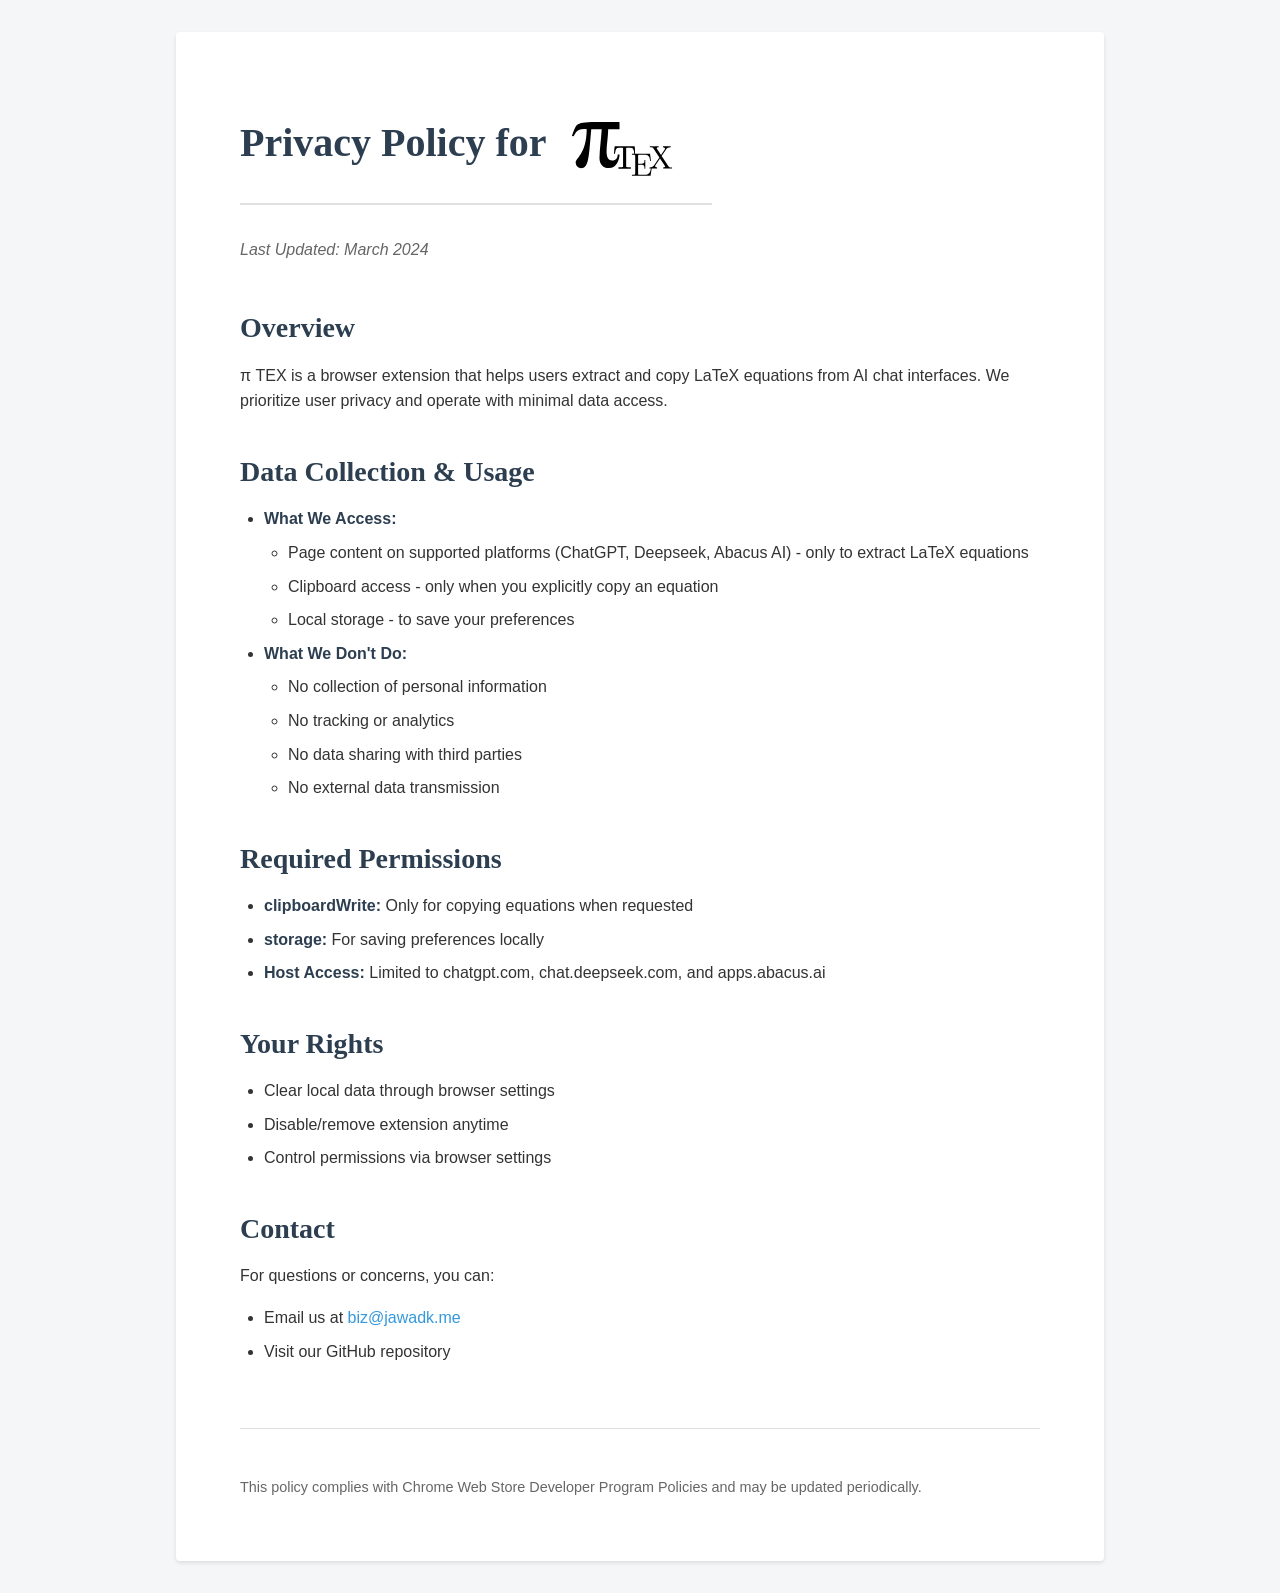
<file: docs/index.html>
<!DOCTYPE html>
<html lang="en">
<head>
    <meta charset="UTF-8">
    <meta name="viewport" content="width=device-width, initial-scale=1.0">
    <title>Privacy Policy - PiTEX</title>
    <link rel="stylesheet" href="privacy.css">
</head>
<body>
    <div class="container">
        <header>
            <div class="header-content">
                <h1>Privacy Policy for <img src="../assets/Logo.svg" alt="π TEX" class="inline-logo"></h1>
            </div>
            <p class="last-updated">Last Updated: March 2024</p>
        </header>

        <main>
            <section>
                <h2>Overview</h2>
                <p>π TEX is a browser extension that helps users extract and copy LaTeX equations from AI chat interfaces. We prioritize user privacy and operate with minimal data access.</p>
            </section>

            <section>
                <h2>Data Collection & Usage</h2>
                <ul>
                    <li><strong>What We Access:</strong>
                        <ul>
                            <li>Page content on supported platforms (ChatGPT, Deepseek, Abacus AI) - only to extract LaTeX equations</li>
                            <li>Clipboard access - only when you explicitly copy an equation</li>
                            <li>Local storage - to save your preferences</li>
                        </ul>
                    </li>
                    <li><strong>What We Don't Do:</strong>
                        <ul>
                            <li>No collection of personal information</li>
                            <li>No tracking or analytics</li>
                            <li>No data sharing with third parties</li>
                            <li>No external data transmission</li>
                        </ul>
                    </li>
                </ul>
            </section>

            <section>
                <h2>Required Permissions</h2>
                <ul>
                    <li><strong>clipboardWrite:</strong> Only for copying equations when requested</li>
                    <li><strong>storage:</strong> For saving preferences locally</li>
                    <li><strong>Host Access:</strong> Limited to chatgpt.com, chat.deepseek.com, and apps.abacus.ai</li>
                </ul>
            </section>

            <section>
                <h2>Your Rights</h2>
                <ul>
                    <li>Clear local data through browser settings</li>
                    <li>Disable/remove extension anytime</li>
                    <li>Control permissions via browser settings</li>
                </ul>
            </section>

            <section>
                <h2>Contact</h2>
                <p>For questions or concerns, you can:</p>
                <ul>
                    <li>Email us at <a href="mailto:biz@jawadk.me">biz@jawadk.me</a></li>
                    <li>Visit our GitHub repository</li>
                </ul>
            </section>
        </main>

        <footer>
            <p>This policy complies with Chrome Web Store Developer Program Policies and may be updated periodically.</p>
        </footer>
    </div>
</body>
</html>
</file>
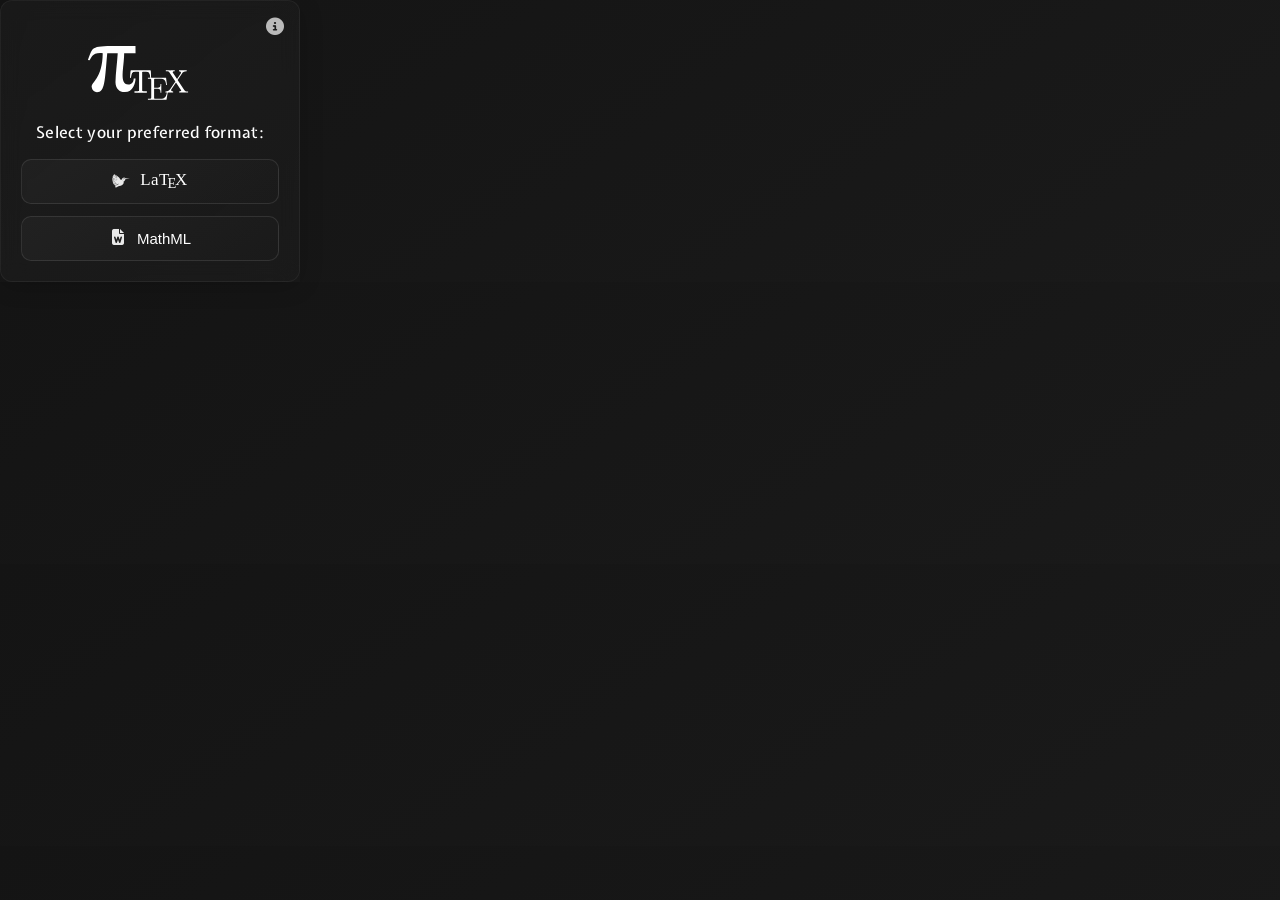
<file: src/html/popup.html>
<!DOCTYPE html>
<html>
<head>
    <meta charset="UTF-8">
    <title>π TEX</title>
    <link rel="stylesheet" href="../css/popup.css">
    <link rel="stylesheet" href="https://cdnjs.cloudflare.com/ajax/libs/font-awesome/6.5.1/css/all.min.css">
    <link href="https://fonts.googleapis.com/css2?family=Expletus+Sans:wght@400;500;600&display=swap" rel="stylesheet">
    <style>
        .logo {
            display: block;
            margin: 0 auto;
            max-width: 200px;
            height: auto;
            padding: 10px 0;
            filter: invert(1);
        }
    </style>
</head>
<body>
    <div class="container">
        <div class="info-wrapper">
            <i class="fas fa-circle-info info-icon" id="info-icon"></i>
            <div class="tooltip">
                <h4>Works on:</h4>
                <ul>
                    <li>ChatGPT</li>
                    <li>Deepseek Chat</li>
                    <li>Abacus AI</li>
                </ul>
            </div>
        </div>
        <img src="../../assets/Logo.svg" alt="π TEX Logo" class="logo" title="π TEX">
        <h3 class="format-title">Select your preferred format:</h3>
        <div class="buttons">
            <button id="format1" title="Export as LaTeX">
                <svg viewBox="0 0 24 24" xmlns="http://www.w3.org/2000/svg"><path d="m2.176 2.813c.233.42.477.779.73 1.09h-.002a2.313 2.313 0 0 0 -.357-.026 2.702 2.702 0 0 0 -.791.13c.494.415.912.717 1.281.95.905.294 1.912.782 2.77 1.328.429.273.812.543 1.113.78.301.236.567.471.621.574.054.102-.001.139-.082.06-.081-.078-.302-.319-.6-.553a14.203 14.203 0 0 0 -1.107-.775c-.775-.49-1.982-.96-2.715-1.414-.57-.182-1.182-.207-1.902.135.526.33.967.568 1.353.746 1.104.155 2.259.695 3.225 1.308.483.308.905.616 1.22.868.158.125.29.237.39.328.098.09.176.155.198.21.03.074-.02.104-.085.057-.032-.022-.085-.102-.182-.191a7.475 7.475 0 0 0 -.385-.326c-.312-.25-.73-.553-1.21-.858-.894-.561-2.233-1.012-3.175-1.396-.601-.11-1.223-.06-1.904.389.449.2.837.35 1.182.464-.566.02-1.128.197-1.676.717.477.118.885.198 1.244.25-.44.09-.87.3-1.289.72.324.07.616.123.883.163-.329.159-.64.406-.924.783.373.03.703.042 1 .043-.36.166-.696.428-.996.85.533.026.979.024 1.363.002-.422.172-.812.464-1.144.969a11.66 11.66 0 0 0 1.629-.077l-.008.002c.99-.073 2.3.127 2.965.848.052.057-.024.118-.073.074-.648-.58-1.494-.827-2.892-.922-.544.15-1.047.447-1.461 1.075.535.007.981-.011 1.365-.047-.47.255-.871.643-1.137 1.304.483-.091.888-.19 1.237-.293-.363.265-.669.636-.873 1.194.324-.072.611-.146.87-.221a2.52 2.52 0 0 0 -.513 1.096c.351-.13.655-.256.926-.38h.002c.283-.23.71-.457 1.289-.622.506-.145 1.082-.284 1.652-.301a3.63 3.63 0 0 1 .244 0c.1.003.063.104.006.103-.728-.008-1.302.132-1.873.295a9.8 9.8 0 0 0 -1.318.526 2.5 2.5 0 0 0 -.551 1.191c.495-.198.899-.388 1.238-.568-.311.333-.543.76-.635 1.357a11.794 11.794 0 0 0 1.442-.744c-.432.362-.764.844-.879 1.588a10.81 10.81 0 0 0 1.766-.957c-.184.372-.281.807-.235 1.35.762-.585 1.245-1.056 1.604-1.473a2.67 2.67 0 0 0 .076.885c.449-.772.897-1.093 1.353-1.358-.563.37-.464.671-.464 1.014.683-.72 1.636-1.483 1.927-1.961-.39.585-.547 1.14-.65 1.629-1.994 1.055-3.21 1.33-4.57 1.752.528.194 1.095.383.861.652l-.625.623c.399-.124.805-.3 1.158-.058-.034.327-.448.493-.8.683.62-.224.756-.173.92-.12.08.391-.203.602-.387.86 1.565-1.19 3.606-2.128 5.045-2.521 2.022-.681 4.632-1.39 5.341-3.117.235-.946.478-1.905.707-2.842-.111-.035-.245-.063-.35-.133a.655.655 0 0 1 -.234-.299c-.252.066-.441.031-.56-.088-.118-.117-.168-.294-.203-.49-.204.042-.364.017-.47-.076-.114-.102-.17-.26-.198-.443l-.006-.041.037-.014a.84.84 0 0 0 .3-.195.256.256 0 0 0 .071-.225l-.006-.037.03-.016c.163-.093.346-.168.43-.279a.277.277 0 0 0 .05-.21.886.886 0 0 0 -.154-.36l-.028-.04.04-.027c.118-.09.246-.176.31-.257.032-.041.046-.077.045-.11 0-.033-.015-.071-.065-.119l-.097-.094.135.006c.212.009.396-.006.539-.053a.5.5 0 0 0 .296-.224.455.455 0 0 1 -.005-.074.455.455 0 0 1 .455-.455.455.455 0 0 1 .455.455.455.455 0 0 1 -.022.132c.184.016.359.008.524-.064l.037-.012c.236-.084.333.045.72-.459-1.69-2.191-4.158-.632-4.978 1.625-.21.577-1.405.577-1.752-.002-1.37-2.95-5.531-6.067-9.072-7.216zm.732 1.091c.252-.009 1.13.453 1.31.52a23.6 23.6 0 0 1 1.567.967c.505.336.961.663 1.274.902.156.12.277.218.351.285.037.034.064.057.08.082a.079.079 0 0 1 .01.022.056.056 0 0 1 -.004.045c-.01.02-.03.03-.043.03a.075.075 0 0 1 -.027 0c-.057.001-.202-.163-.496-.415a23.427 23.427 0 0 0 -2.758-1.826c-.504-.28-.956-.54-1.264-.612zm-1.142 2.787c.812 0 1.89.365 2.931.92 1.043.557 2.043 1.219 2.526 1.779.066.076-.019.123-.077.068-.52-.496-1.462-1.206-2.498-1.758-.637-.336-2.148-1.005-2.882-1.008zm-.428.967c1.116.015 2.348.446 3.432.996.541.275 1.024.57 1.396.832.372.263.673.523.734.657.062.133-.019.13-.086.054a4.404 4.404 0 0 0 -.705-.627 11.496 11.496 0 0 0 -1.384-.824c-.963-.482-2.284-.926-3.387-1.088zm.162.815c.066-.003.133 0 .201.006.822.071 1.719.366 2.533.748 1.087.509 2.035 1.157 2.434 1.666.035.045-.011.133-.078.064-.428-.44-1.32-1.132-2.397-1.637-.913-.42-2.283-.87-3.263-.779.188-.024.373-.061.57-.068zm16.541.013c-.365.475-.53.425-.701.465.093.431.35.587.586.772 2.02-.372 4.29-.274 6.08-.225l-5.963-1.01zm-.803.494c-.19.077-.387.079-.584.06a.455.455 0 0 1 -.39.224.455.455 0 0 1 -.414-.268.616.616 0 0 1 -.301.21 1.57 1.57 0 0 1 -.492.054c.02.035.054.067.054.103a.275.275 0 0 1 -.07.174c-.073.093-.188.172-.295.25a.946.946 0 0 1 .149.361.388.388 0 0 1 -.07.284c-.106.14-.287.211-.438.295a.374.374 0 0 1 -.092.267.886.886 0 0 1 -.297.197c.027.157.074.283.154.354.086.076.212.104.426.049l.055-.016.01.055c.034.207.088.386.187.484.1.099.243.135.502.055l.049-.016.015.05a.53.53 0 0 0 .21.282c.087.06.25.112.36.147.798-.868 1.525-1.772 1.884-2.86-.225-.176-.508-.335-.612-.795zm-15.798.368a6.683 6.683 0 0 1 2.77.64c.92.43 1.658.939 1.975 1.307.074.087-.02.122-.073.074a8.186 8.186 0 0 0 -1.947-1.29c-.904-.416-2.196-.646-3.16-.718.145-.01.29-.014.435-.013zm.432.816c.61.02 1.24.155 1.807.352.756.262 1.42.614 1.746.98.044.05-.005.13-.072.07-.349-.304-.962-.694-1.707-.953-.575-.195-1.616-.367-2.27-.396.196-.021.293-.06.496-.053zm.893 1.781c.05 0 .103.004.156.008.424.034.886.133 1.342.406.043.026.049.136-.05.09-.856-.402-1.327-.489-2.458-.308.338-.113.652-.199 1.01-.196zm.416.784c.3.004.613.062.998.216.044.018.08.126-.033.094-.857-.243-1.167-.328-2.288.104.281-.229.62-.367 1.022-.403.1-.009.2-.013.3-.011zm1.459.681c.156 0 .311.009.46.026.053.005.055.102-.007.1a7.9 7.9 0 0 0 -1.838.114c-.243.046-.422.044-1.404.46.286-.234.795-.451 1.386-.56.444-.08.934-.142 1.403-.14zm1.336.906c.035-.005.105.084.017.1-.73.136-1.244.268-1.795.455-.216.074-.579.207-1.242.588.259-.269.655-.494 1.213-.684a10.65 10.65 0 0 1 1.807-.459zm.31.508c.075-.012.099.087.022.102-1.217.24-1.76.556-2.541 1.144.503-.523 1.296-1.05 2.52-1.246zm.596.447a.095.095 0 0 1 .03 0c.06.011.069.089-.009.1-.872.13-1.479.555-2.257 1.332.295-.494 1.006-1.242 2.236-1.432zm.371.391c.046-.005.116.073.025.1-.193.056-.433.15-.67.3-.182.118-.302.202-.6.508.112-.245.299-.435.546-.591.246-.157.507-.293.699-.317z"/></svg>
                <span class="latex-text">L<span>a</span>T<sub>E</sub>X</span>
            </button>
            <button id="format2" title="Export as MathML">
                <i class="fas fa-file-word"></i> MathML
            </button>
        </div>
    </div>
    <script src="../js/popup.js"></script>
</body>
</html>
</file>
<file: docs/privacy.css>
/* Document-like styles for privacy policy */
:root {
    --primary-color: #2c3e50;
    --background-color: #f5f6f7;
    --paper-color: #ffffff;
    --text-color: #333333;
    --border-color: #e0e0e0;
    --accent-color: #3498db;
}

body {
    background-color: var(--background-color);
    color: var(--text-color);
    font-family: -apple-system, BlinkMacSystemFont, "Segoe UI", Roboto, "Helvetica Neue", Arial, sans-serif;
    line-height: 1.6;
    margin: 0;
    padding: 2rem 1rem;
}

.container {
    background-color: var(--paper-color);
    max-width: 800px;
    margin: 0 auto;
    padding: 3rem 4rem;
    border-radius: 4px;
    box-shadow: 0 2px 4px rgba(0, 0, 0, 0.1);
}

/* Typography */
h1, h2 {
    font-family: Georgia, "Times New Roman", serif;
    color: var(--primary-color);
    line-height: 1.3;
}

h1 {
    font-size: 2.5rem;
    margin-bottom: 1rem;
    padding-bottom: 1rem;
    border-bottom: 2px solid var(--border-color);
}

h2 {
    font-size: 1.75rem;
    margin-top: 2.5rem;
    margin-bottom: 1rem;
}

/* Header */
header {
    margin-bottom: 3rem;
}

.header-content {
    display: flex;
    align-items: center;
    gap: 1.5rem;
    margin-bottom: 1rem;
}

.logo {
    width: 48px;
    height: 48px;
    object-fit: contain;
}

.inline-logo {
    height: 2em;
    vertical-align: middle;
    margin: 0 0.2em;
}

.last-updated {
    color: #666;
    font-style: italic;
    margin-top: 0.5rem;
}

/* Sections */
section {
    margin-bottom: 2.5rem;
}

/* Lists */
ul {
    padding-left: 1.5rem;
    margin: 1rem 0;
}

ul ul {
    margin: 0.5rem 0;
}

li {
    margin-bottom: 0.5rem;
}

/* Strong elements */
strong {
    color: var(--primary-color);
}

/* Footer */
footer {
    margin-top: 4rem;
    padding-top: 2rem;
    border-top: 1px solid var(--border-color);
    color: #666;
    font-size: 0.9rem;
}

/* Links */
a {
    color: var(--accent-color);
    text-decoration: none;
    transition: color 0.2s ease;
}

a:hover {
    color: var(--primary-color);
    text-decoration: underline;
}

/* Responsive adjustments */
@media (max-width: 768px) {
    body {
        padding: 1rem;
    }
    
    .container {
        padding: 2rem;
    }
    
    h1 {
        font-size: 2rem;
    }
    
    h2 {
        font-size: 1.5rem;
    }

    .logo {
        width: 36px;
        height: 36px;
    }

    .header-content {
        gap: 1rem;
    }
}

/* Print styles */
@media print {
    body {
        background: none;
        padding: 0;
    }
    
    .container {
        box-shadow: none;
        padding: 0;
        max-width: none;
    }
}
</file>
<file: src/css/popup.css>
html, body {
    margin: 0;
    padding: 0;
    background: linear-gradient(145deg, #141414, #1a1a1a);
    color: #FFFFFF;
}

body {
    width: 300px;
    font-family: "Expletus Sans", system-ui, -apple-system, BlinkMacSystemFont, "Segoe UI", Roboto, Oxygen, Ubuntu, Cantarell, sans-serif;
}

.container {
    position: relative;
    display: flex;
    flex-direction: column;
    align-items: center;
    padding: 20px;
    background: linear-gradient(145deg, rgba(40, 40, 40, 0.3), rgba(28, 28, 28, 0.3));
    backdrop-filter: blur(10px);
    -webkit-backdrop-filter: blur(10px);
    border: 1px solid rgba(255, 255, 255, 0.05);
    border-radius: 12px;
    box-shadow: 0 4px 24px -1px rgba(0, 0, 0, 0.2);
}

.logo {
    width: 140px;
    height: auto;
    margin-bottom: 20px;
    transition: transform 0.3s ease;
    filter: none;
    animation: logoEntrance 0.6s ease-out;
}

@keyframes logoEntrance {
    from {
        opacity: 0;
        transform: translateY(-10px);
    }
    to {
        opacity: 1;
        transform: translateY(0);
    }
}

.logo:hover {
    transform: scale(1.05);
}

.format-title {
    color: #FFFFFF;
    font-size: 16px;
    font-weight: 500;
    margin: 0 0 16px 0;
    text-align: center;
    letter-spacing: 0.3px;
    animation: fadeIn 0.4s ease-out 0.2s both;
}

.buttons {
    display: flex;
    flex-direction: column;
    gap: 12px;
    width: 100%;
    animation: fadeIn 0.4s ease-out 0.3s both;
}

.buttons > button {
    width: 100%;
    height: 45px;
    border: 1px solid rgba(255, 255, 255, 0.1);
    border-radius: 10px;
    background: linear-gradient(145deg, rgba(40, 40, 40, 0.5), rgba(28, 28, 28, 0.5));
    color: #FFFFFF;
    font-size: 15px;
    font-weight: 500;
    cursor: pointer;
    transition: all 0.2s ease;
    display: flex;
    align-items: center;
    justify-content: center;
    gap: 10px;
    position: relative;
    overflow: hidden;
}

.buttons > button::before {
    content: '';
    position: absolute;
    top: 0;
    left: 0;
    width: 100%;
    height: 100%;
    background: linear-gradient(145deg, rgba(255, 255, 255, 0.1), rgba(255, 255, 255, 0.05));
    opacity: 0;
    transition: opacity 0.2s ease;
}

.buttons > button:hover {
    transform: translateY(-1px);
    box-shadow: 0 4px 12px rgba(0, 0, 0, 0.2);
    border-color: rgba(255, 255, 255, 0.15);
}

.buttons > button:hover::before {
    opacity: 1;
}

.buttons > button:active {
    transform: translateY(1px);
    box-shadow: 0 2px 8px rgba(0, 0, 0, 0.2);
}

.buttons > button.button-selected {
    background: linear-gradient(145deg, rgba(60, 60, 60, 0.5), rgba(48, 48, 48, 0.5));
    border-color: rgba(255, 255, 255, 0.2);
}

.buttons > button.button-selected::after {
    content: "✓";
    position: absolute;
    right: 12px;
    font-size: 14px;
    opacity: 0.8;
    animation: checkmarkEntrance 0.3s ease-out;
}

@keyframes checkmarkEntrance {
    from {
        opacity: 0;
        transform: scale(0.8);
    }
    to {
        opacity: 0.8;
        transform: scale(1);
    }
}

.buttons > button i,
.buttons > button svg {
    font-size: 16px;
    width: 18px;
    height: 18px;
    opacity: 0.9;
    transition: transform 0.2s ease;
}

.buttons > button:hover i,
.buttons > button:hover svg {
    transform: scale(1.1);
}

.buttons > button svg path {
    fill: currentColor;
}

.extension-preview {
    width: 300px; /* Changed from 100px */
    height: auto; 
    margin: 20px; /* Changed from 50px */
    border: 1px solid #333;
    background: #141414;
    padding: 20px;
}

#header {
    width: 100%; /* Changed from 50% */
    display: flex;
    align-items: center;
    justify-content: center;
    margin-bottom: 20px;
}

#header > svg {
    width: 41px; /* Changed to match viewBox width */
    height: 41px; /* Changed to match viewBox height */
    flex-shrink: 0;
}

#logoword {
    color: #FFF;
    font-family: Katibeh;
    font-size: 35px;
    font-style: normal;
    font-weight: 400;
    line-height: normal;
    margin: 0 0 0 10px; /* Added margin-left */
    float: none; /* Remove float */
}

/* .container {
    position: absolute;
    top: 0;
    left: 0;
    right: 0;
    bottom: 0;
    width: 100%;
    display: flex;
    flex-wrap: wrap;
    justify-content: center;
    align-items: center;
    padding: 20px;
} */

.comments {
    color: #CECECE;
    text-align: center;
    font-family: "Expletus Sans";
    font-size: 12px;
    font-style: normal;
    font-weight: 400;
    line-height: normal;
}

.wrapper {
    width: 100%;
    justify-content: center;
    align-items: center;
}

hr {
    width: 1px;
    height: 15px; /* Adjust height as needed */
    border: none;
    background-color: #CECECE;
    margin: 0;
    display: inline-block;
    vertical-align: middle;
}
#footer {
    margin-top: 14px;
}

.comments a {
    margin: 10px;
    color: #CECECE;
    text-decoration: none;
}

.comments a:hover {
    color: #FFF;
}

.latex-text {
    font-family: "Computer Modern", "Times New Roman", serif;
    font-size: 17px;
    letter-spacing: 0.5px;
}

.latex-text sub {
    font-size: 0.85em;
    vertical-align: -0.2em;
    margin-left: -0.1667em;
    margin-right: -0.125em;
}

@keyframes fadeIn {
    from {
        opacity: 0;
        transform: translateY(5px);
    }
    to {
        opacity: 1;
        transform: translateY(0);
    }
}

.info-wrapper {
    position: absolute;
    top: 15px;
    right: 15px;
}

.info-icon {
    font-size: 18px;
    color: rgba(255, 255, 255, 0.7);
    cursor: pointer;
    transition: color 0.2s ease;
}

.info-icon:hover {
    color: rgba(255, 255, 255, 1);
}

.tooltip {
    position: absolute;
    top: calc(100% + 5px);
    right: 0;
    width: 180px;
    background: rgba(28, 28, 28, 0.95);
    border: 1px solid rgba(255, 255, 255, 0.1);
    border-radius: 8px;
    padding: 12px;
    box-shadow: 0 4px 12px rgba(0, 0, 0, 0.2);
    opacity: 0;
    visibility: hidden;
    transform: translateY(-5px);
    transition: all 0.2s ease;
    z-index: 1000;
}

.info-wrapper:hover .tooltip {
    opacity: 1;
    visibility: visible;
    transform: translateY(0);
}

.tooltip h4 {
    margin: 0 0 8px 0;
    font-size: 14px;
    font-weight: 500;
    color: rgba(255, 255, 255, 0.9);
}

.tooltip ul {
    margin: 0;
    padding: 0 0 0 18px;
    list-style-type: disc;
}

.tooltip li {
    color: rgba(255, 255, 255, 0.7);
    font-size: 13px;
    margin: 4px 0;
}
</file>
